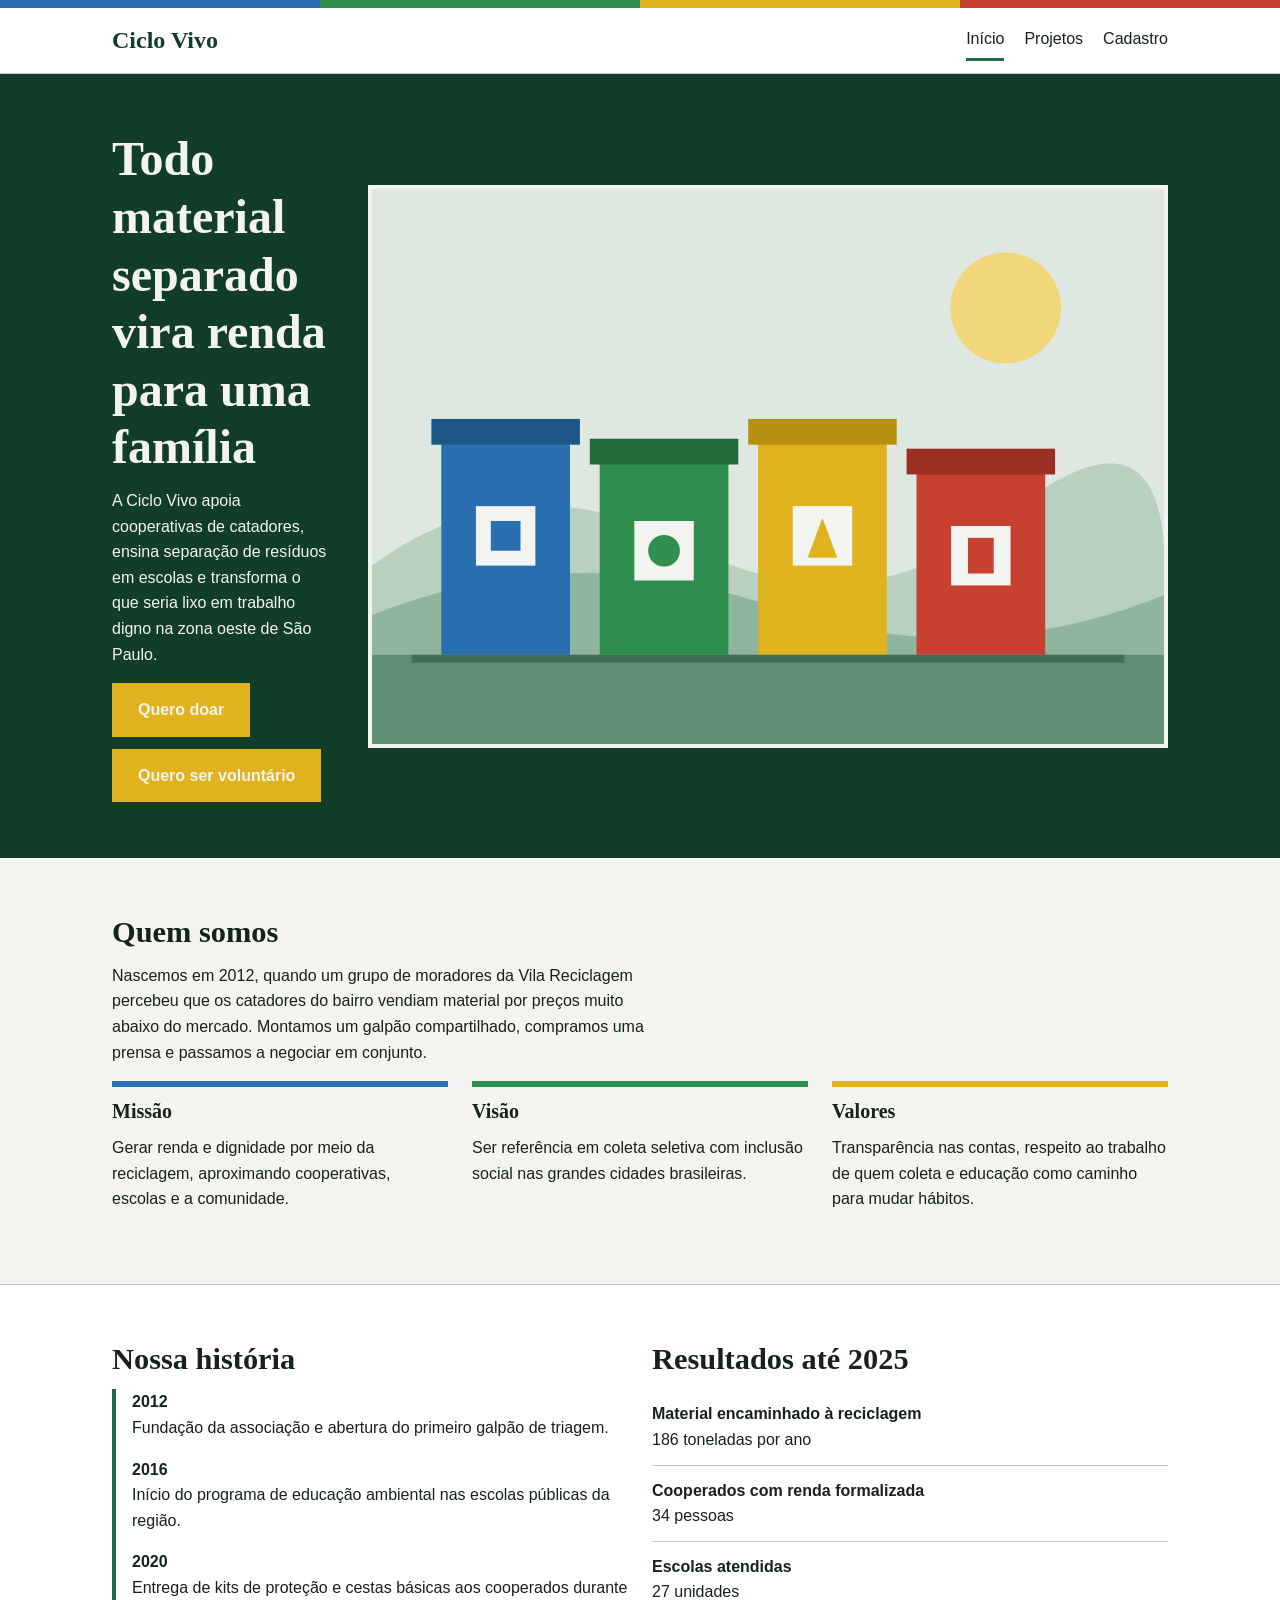
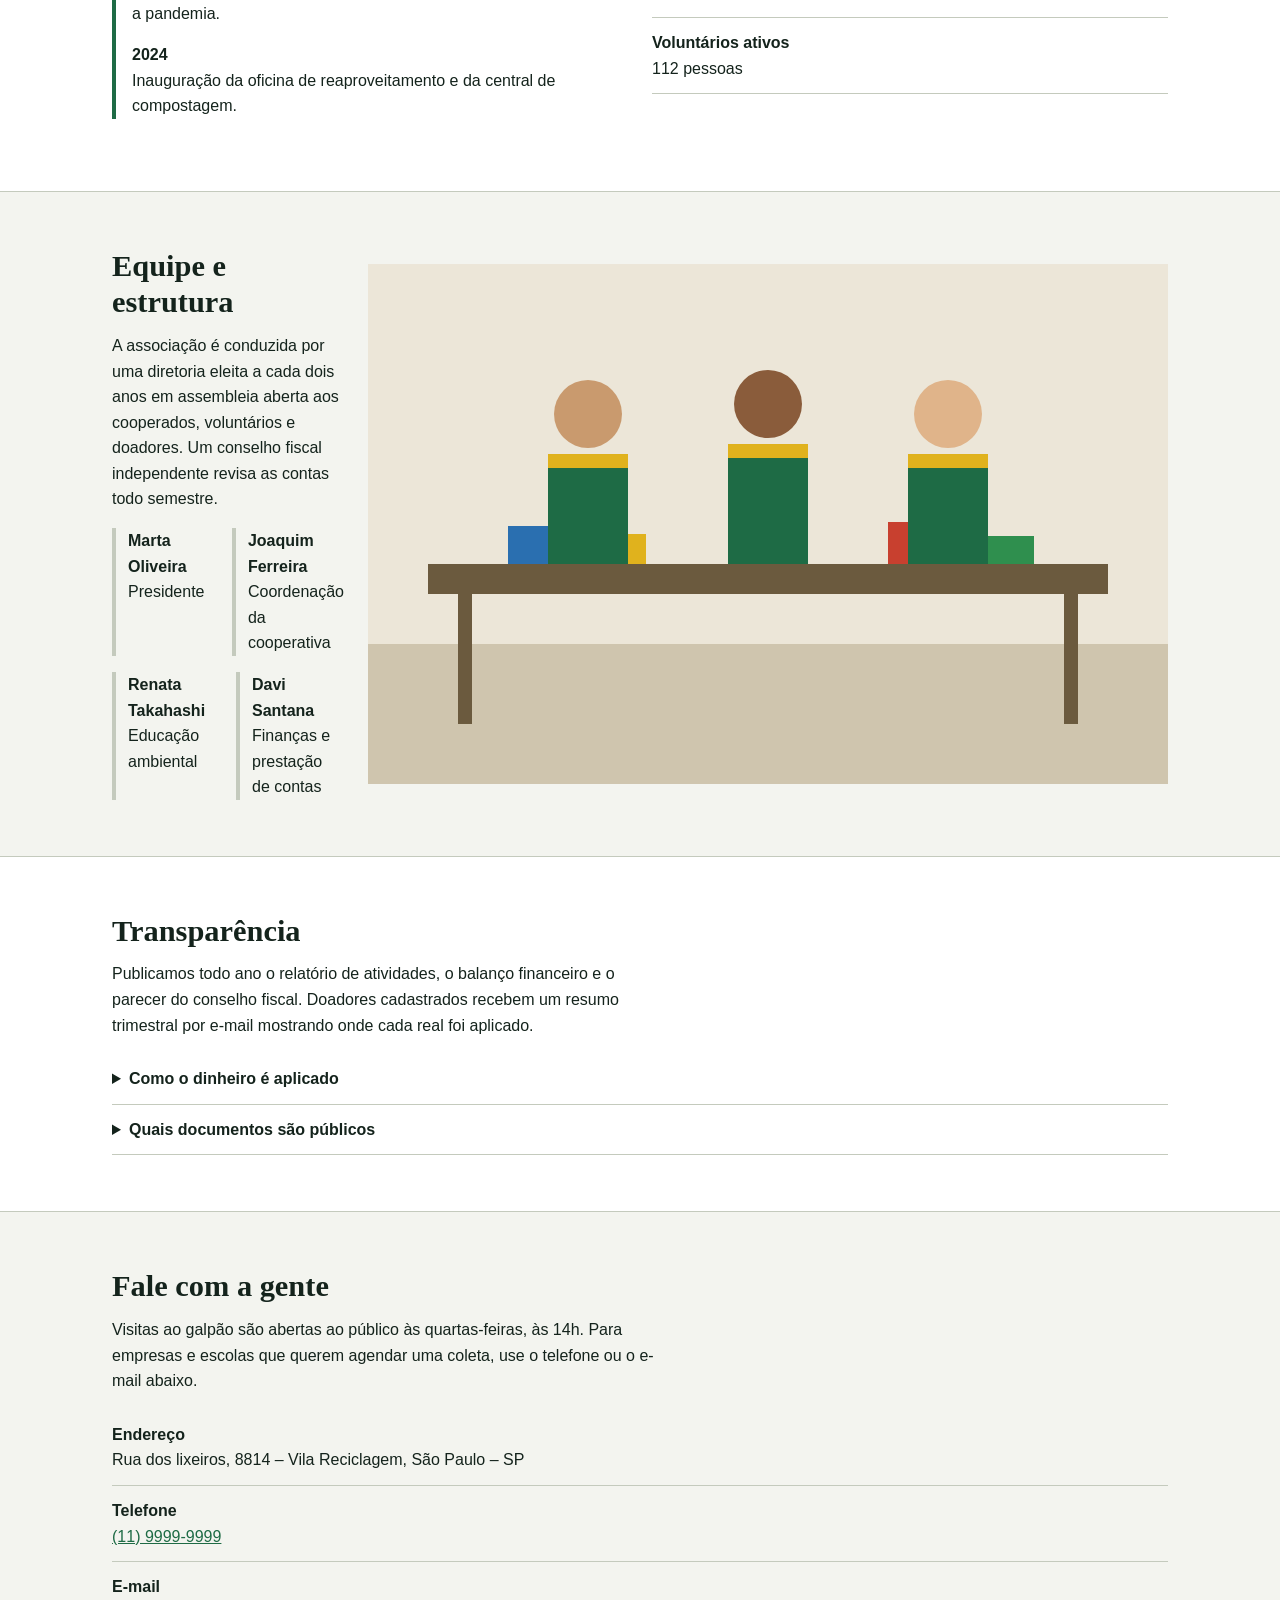
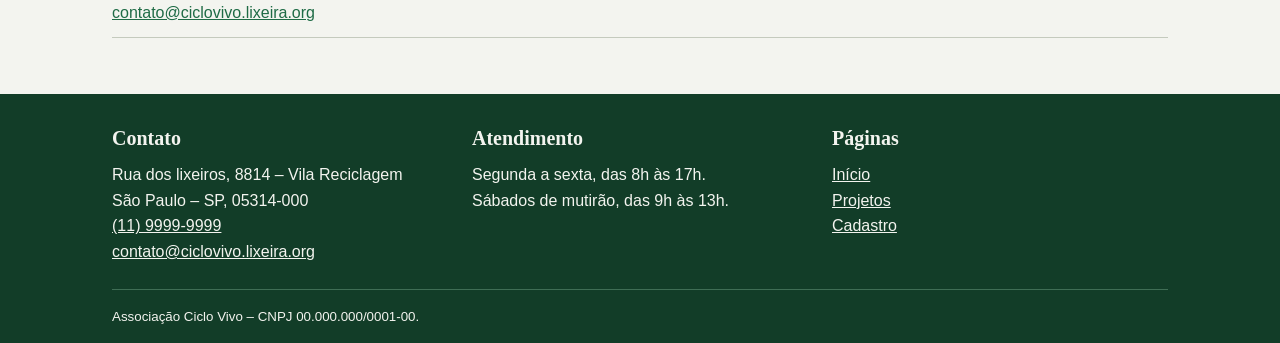
<file: index.html>
<!DOCTYPE html>
<html lang="pt-BR">
<head>
  <meta charset="utf-8">
  <meta name="viewport" content="width=device-width, initial-scale=1">
  <title>Ciclo Vivo – Reciclagem com inclusão social em São Paulo</title>
  <link rel="stylesheet" href="css/estilo.css">
</head>
<body>
  <a class="pular" href="#conteudo">Ir para o conteúdo</a>
  <div class="faixa" aria-hidden="true"><span class="c1"></span><span class="c2"></span><span class="c3"></span><span class="c4"></span></div>
  <header class="topo">
    <div class="contido">
      <a class="marca" href="index.html">Ciclo Vivo</a>
      <nav aria-label="Navegação principal">
        <ul class="menu">
          <li><a href="index.html" aria-current="page">Início</a></li>
          <li><a href="projetos.html">Projetos</a></li>
          <li><a href="cadastro.html">Cadastro</a></li>
        </ul>
      </nav>
    </div>
  </header>
  <main id="conteudo">
    <section class="abertura" aria-labelledby="titulo-principal">
      <div class="contido">
        <div>
          <h1 id="titulo-principal">Todo material separado vira renda para uma família</h1>
          <p>A Ciclo Vivo apoia cooperativas de catadores, ensina separação de resíduos em escolas e transforma o que seria lixo em trabalho digno na zona oeste de São Paulo.</p>
          <div class="acoes">
            <a class="botao" href="projetos.html#como-doar">Quero doar</a>
            <a class="botao" href="cadastro.html">Quero ser voluntário</a>
          </div>
        </div>
        <img src="img/hero-coleta.svg" width="800" height="560" alt="Quatro lixeiras de coleta seletiva nas cores azul, verde, amarela e vermelha">
      </div>
    </section>

    <section class="secao" aria-labelledby="titulo-sobre">
      <div class="contido">
        <h2 id="titulo-sobre">Quem somos</h2>
        <p>Nascemos em 2012, quando um grupo de moradores da Vila Reciclagem percebeu que os catadores do bairro vendiam material por preços muito abaixo do mercado. Montamos um galpão compartilhado, compramos uma prensa e passamos a negociar em conjunto.</p>
        <div class="colunas">
          <article class="pilar azul">
            <h3>Missão</h3>
            <p>Gerar renda e dignidade por meio da reciclagem, aproximando cooperativas, escolas e a comunidade.</p>
          </article>
          <article class="pilar vidro">
            <h3>Visão</h3>
            <p>Ser referência em coleta seletiva com inclusão social nas grandes cidades brasileiras.</p>
          </article>
          <article class="pilar metal">
            <h3>Valores</h3>
            <p>Transparência nas contas, respeito ao trabalho de quem coleta e educação como caminho para mudar hábitos.</p>
          </article>
        </div>
      </div>
    </section>

    <section class="secao secao-branca" aria-labelledby="titulo-historia">
      <div class="contido">
        <div class="colunas">
          <div>
            <h2 id="titulo-historia">Nossa história</h2>
            <ol class="linha-do-tempo">
              <li><strong>2012</strong>Fundação da associação e abertura do primeiro galpão de triagem.</li>
              <li><strong>2016</strong>Início do programa de educação ambiental nas escolas públicas da região.</li>
              <li><strong>2020</strong>Entrega de kits de proteção e cestas básicas aos cooperados durante a pandemia.</li>
              <li><strong>2024</strong>Inauguração da oficina de reaproveitamento e da central de compostagem.</li>
            </ol>
          </div>
          <div>
            <h2>Resultados até 2025</h2>
            <dl class="dados">
              <div><dt>Material encaminhado à reciclagem</dt><dd>186 toneladas por ano</dd></div>
              <div><dt>Cooperados com renda formalizada</dt><dd>34 pessoas</dd></div>
              <div><dt>Escolas atendidas</dt><dd>27 unidades</dd></div>
              <div><dt>Voluntários ativos</dt><dd>112 pessoas</dd></div>
            </dl>
          </div>
        </div>
      </div>
    </section>

    <section class="secao" aria-labelledby="titulo-equipe">
      <div class="contido">
        <div class="colunas">
          <div>
            <h2 id="titulo-equipe">Equipe e estrutura</h2>
            <p>A associação é conduzida por uma diretoria eleita a cada dois anos em assembleia aberta aos cooperados, voluntários e doadores. Um conselho fiscal independente revisa as contas todo semestre.</p>
            <ul class="equipe">
              <li><strong>Marta Oliveira</strong>Presidente</li>
              <li><strong>Joaquim Ferreira</strong>Coordenação da cooperativa</li>
              <li><strong>Renata Takahashi</strong>Educação ambiental</li>
              <li><strong>Davi Santana</strong>Finanças e prestação de contas</li>
            </ul>
          </div>
          <img src="img/equipe-triagem.svg" width="800" height="520" loading="lazy" alt="Três integrantes da equipe de colete verde separando materiais em uma mesa de triagem">
        </div>
      </div>
    </section>

    <section class="secao secao-branca" aria-labelledby="titulo-transparencia">
      <div class="contido">
        <h2 id="titulo-transparencia">Transparência</h2>
        <p>Publicamos todo ano o relatório de atividades, o balanço financeiro e o parecer do conselho fiscal. Doadores cadastrados recebem um resumo trimestral por e-mail mostrando onde cada real foi aplicado.</p>
        <details>
          <summary>Como o dinheiro é aplicado</summary>
          <p>Em 2025, 62% foi para a operação da cooperativa, 21% para educação ambiental, 11% para a oficina de reaproveitamento e 6% para custos administrativos.</p>
        </details>
        <details>
          <summary>Quais documentos são públicos</summary>
          <p>Estatuto, ata de eleição da diretoria, balanço anual, relatório de atividades e parecer do conselho fiscal. Para receber os arquivos, escreva para o e-mail de contato.</p>
        </details>
      </div>
    </section>

    <section class="secao" aria-labelledby="titulo-contato">
      <div class="contido">
        <h2 id="titulo-contato">Fale com a gente</h2>
        <p>Visitas ao galpão são abertas ao público às quartas-feiras, às 14h. Para empresas e escolas que querem agendar uma coleta, use o telefone ou o e-mail abaixo.</p>
        <dl class="dados">
          <div><dt>Endereço</dt><dd>Rua dos lixeiros, 8814 – Vila Reciclagem, São Paulo – SP</dd></div>
          <div><dt>Telefone</dt><dd><a href="tel:+551199999-9999">(11) 9999-9999</a></dd></div>
          <div><dt>E-mail</dt><dd><a href="mailto:contato@ciclovivo.example.org">contato@ciclovivo.lixeira.org</a></dd></div>
        </dl>
      </div>
    </section>
  </main>
  <footer class="rodape">
    <div class="contido">
      <div class="colunas">
        <section aria-labelledby="rod-contato">
          <h2 id="rod-contato">Contato</h2>
          <address>
            Rua dos lixeiros, 8814 – Vila Reciclagem<br>
            São Paulo – SP, 05314-000<br>
            <a href="tel:+551199999-9999">(11) 9999-9999</a><br>
            <a href="mailto:contato@ciclovivo.example.org">contato@ciclovivo.lixeira.org</a>
          </address>
        </section>
        <section aria-labelledby="rod-horario">
          <h2 id="rod-horario">Atendimento</h2>
          <p>Segunda a sexta, das 8h às 17h.<br>Sábados de mutirão, das 9h às 13h.</p>
        </section>
        <nav aria-label="Navegação do rodapé">
          <h2>Páginas</h2>
          <p><a href="index.html">Início</a><br><a href="projetos.html">Projetos</a><br><a href="cadastro.html">Cadastro</a></p>
        </nav>
      </div>
      <small>Associação Ciclo Vivo – CNPJ 00.000.000/0001-00.</small>
    </div>
  </footer>
</body>
</html>
</file>
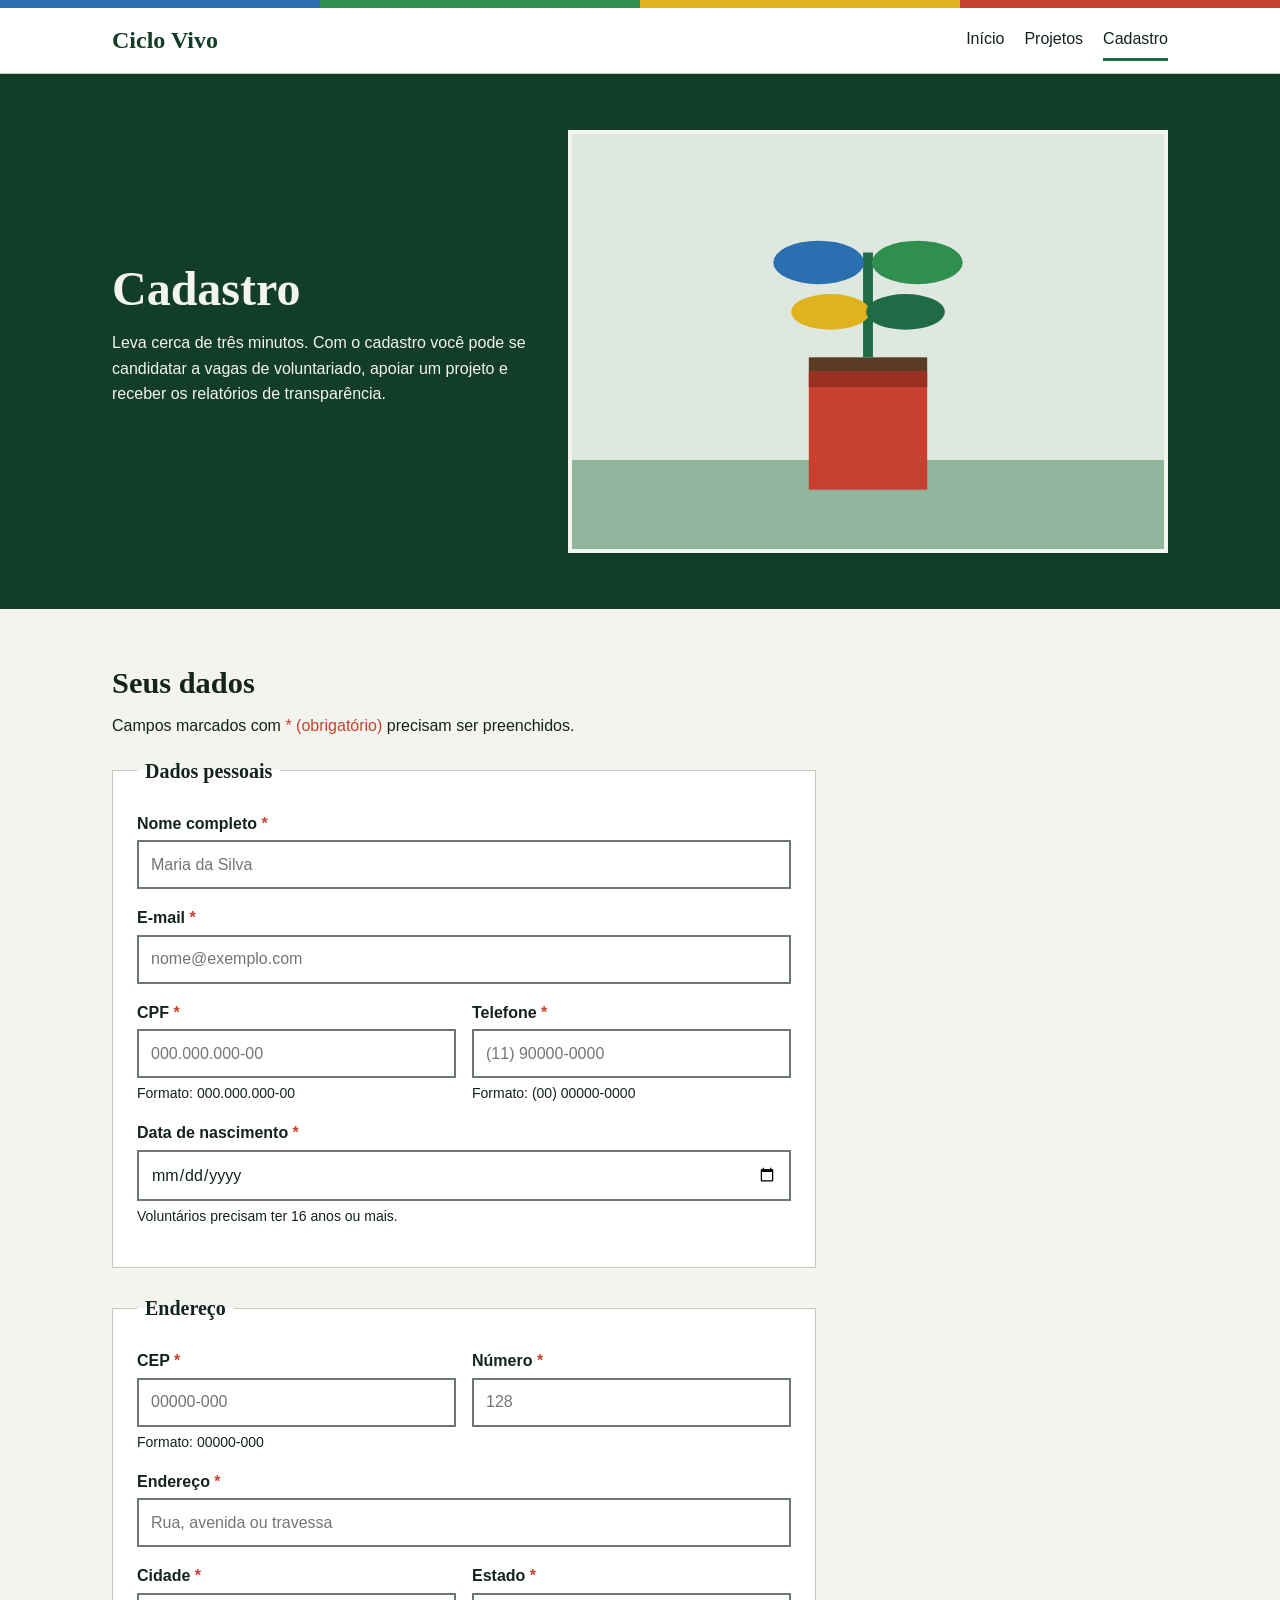
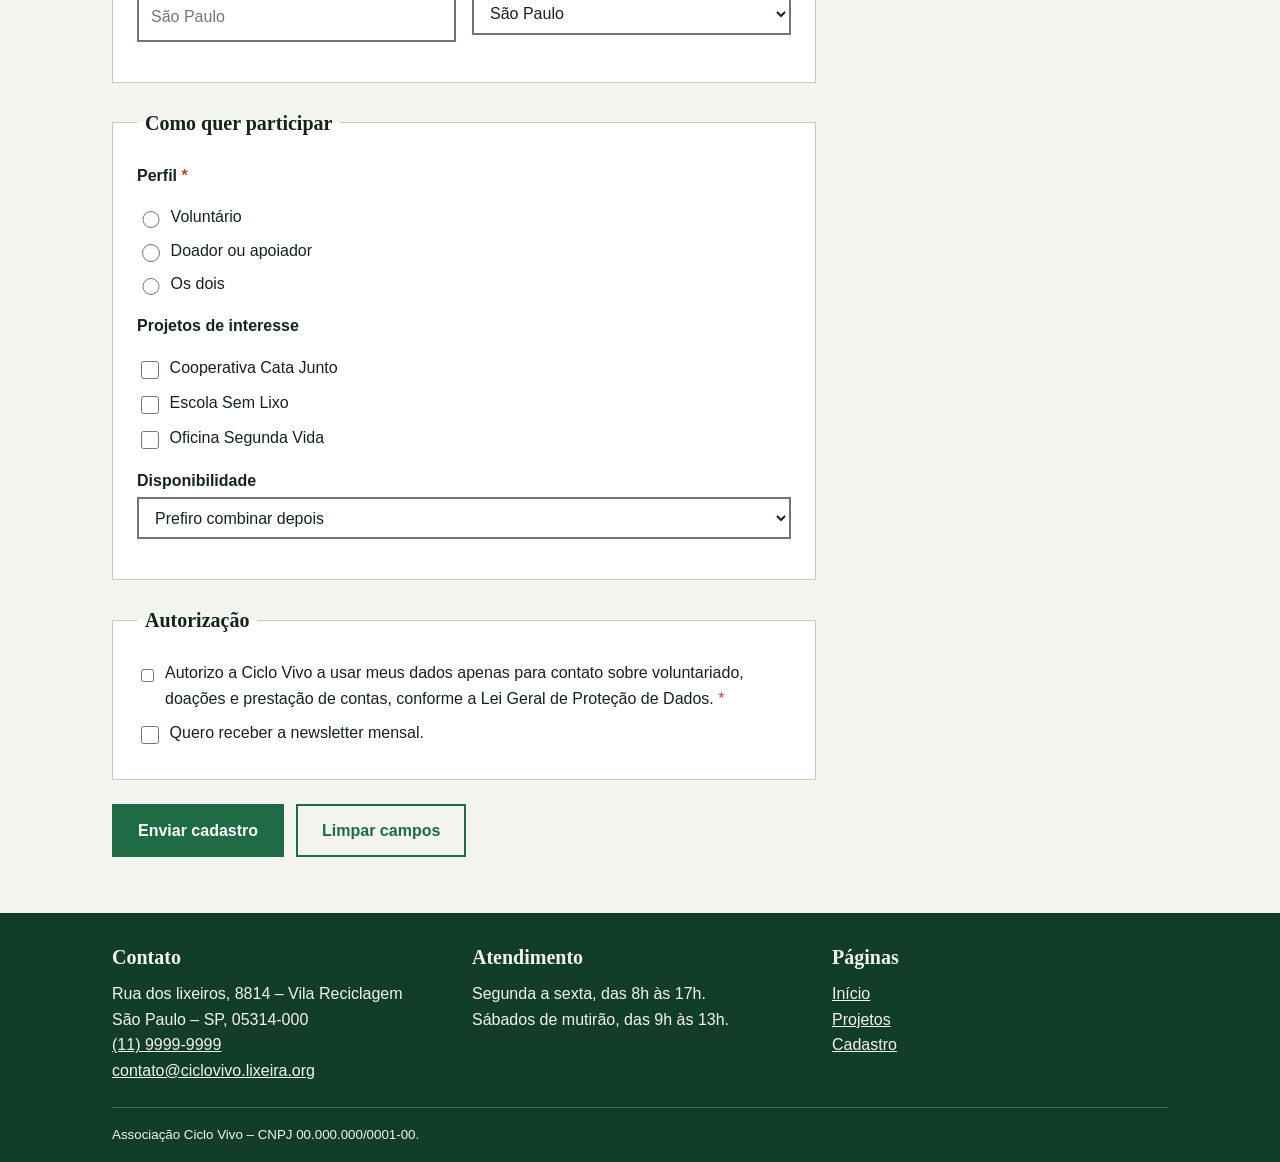
<file: cadastro.html>
<!DOCTYPE html>
<html lang="pt-BR">
<head>
  <meta charset="utf-8">
  <meta name="viewport" content="width=device-width, initial-scale=1">
  <title>Cadastro de voluntários e apoiadores – Ciclo Vivo</title>
  <link rel="stylesheet" href="css/estilo.css">
</head>
<body>
  <a class="pular" href="#conteudo">Ir para o conteúdo</a>
  <div class="faixa" aria-hidden="true"><span class="c1"></span><span class="c2"></span><span class="c3"></span><span class="c4"></span></div>
  <header class="topo">
    <div class="contido">
      <a class="marca" href="index.html">Ciclo Vivo</a>
      <nav aria-label="Navegação principal">
        <ul class="menu">
          <li><a href="index.html">Início</a></li>
          <li><a href="projetos.html">Projetos</a></li>
          <li><a href="cadastro.html" aria-current="page">Cadastro</a></li>
        </ul>
      </nav>
    </div>
  </header>
  <main id="conteudo">
    <section class="abertura" aria-labelledby="titulo-principal">
      <div class="contido">
        <div>
          <h1 id="titulo-principal">Cadastro</h1>
          <p>Leva cerca de três minutos. Com o cadastro você pode se candidatar a vagas de voluntariado, apoiar um projeto e receber os relatórios de transparência.</p>
        </div>
        <img src="img/cadastro-muda.svg" width="600" height="420" alt="Muda de planta com folhas coloridas crescendo dentro de uma lata reaproveitada">
      </div>
    </section>

    <section class="secao" aria-labelledby="titulo-form">
      <div class="contido">
        <h2 id="titulo-form">Seus dados</h2>
        <p>Campos marcados com <span class="obrigatorio" aria-hidden="true">*</span><span class="obrigatorio"> (obrigatório)</span> precisam ser preenchidos.</p>

        <form class="formulario" action="obrigado.html">

          <fieldset>
            <legend>Dados pessoais</legend>

            <div class="campo">
              <label for="nome">Nome completo <span class="obrigatorio">*</span></label>
              <input type="text" id="nome" name="nome" required minlength="5" maxlength="100" autocomplete="name" placeholder="Maria da Silva">
            </div>

            <div class="campo">
              <label for="email">E-mail <span class="obrigatorio">*</span></label>
              <input type="email" id="email" name="email" required maxlength="120" autocomplete="email" placeholder="nome@exemplo.com">
            </div>

            <div class="par">
              <div class="campo">
                <label for="cpf">CPF <span class="obrigatorio">*</span></label>
                <input type="text" id="cpf" name="cpf" required inputmode="numeric" maxlength="14" pattern="\d{3}\.\d{3}\.\d{3}-\d{2}" title="Use o formato 000.000.000-00" placeholder="000.000.000-00" aria-describedby="dica-cpf">
                <span class="dica" id="dica-cpf">Formato: 000.000.000-00</span>
              </div>
              <div class="campo">
                <label for="telefone">Telefone <span class="obrigatorio">*</span></label>
                <input type="tel" id="telefone" name="telefone" required inputmode="tel" maxlength="15" pattern="\(\d{2}\) \d{4,5}-\d{4}" title="Use o formato (00) 00000-0000" autocomplete="tel" placeholder="(11) 90000-0000" aria-describedby="dica-tel">
                <span class="dica" id="dica-tel">Formato: (00) 00000-0000</span>
              </div>
            </div>

            <div class="campo">
              <label for="nascimento">Data de nascimento <span class="obrigatorio">*</span></label>
              <input type="date" id="nascimento" name="nascimento" required min="1920-01-01" max="2010-10-09" autocomplete="bday" aria-describedby="dica-nasc">
              <span class="dica" id="dica-nasc">Voluntários precisam ter 16 anos ou mais.</span>
            </div>
          </fieldset>

          <fieldset>
            <legend>Endereço</legend>

            <div class="par">
              <div class="campo">
                <label for="cep">CEP <span class="obrigatorio">*</span></label>
                <input type="text" id="cep" name="cep" required inputmode="numeric" maxlength="9" pattern="\d{5}-\d{3}" title="Use o formato 00000-000" autocomplete="postal-code" placeholder="00000-000" aria-describedby="dica-cep">
                <span class="dica" id="dica-cep">Formato: 00000-000</span>
              </div>
              <div class="campo">
                <label for="numero">Número <span class="obrigatorio">*</span></label>
                <input type="text" id="numero" name="numero" required maxlength="10" placeholder="128">
              </div>
            </div>

            <div class="campo">
              <label for="endereco">Endereço <span class="obrigatorio">*</span></label>
              <input type="text" id="endereco" name="endereco" required maxlength="120" autocomplete="street-address" placeholder="Rua, avenida ou travessa">
            </div>

            <div class="par">
              <div class="campo">
                <label for="cidade">Cidade <span class="obrigatorio">*</span></label>
                <input type="text" id="cidade" name="cidade" required maxlength="80" autocomplete="address-level2" placeholder="São Paulo">
              </div>
              <div class="campo">
                <label for="estado">Estado <span class="obrigatorio">*</span></label>
                <select id="estado" name="estado" required autocomplete="address-level1">
                <option value="">Selecione</option>
                <option value="AC">Acre</option>
                <option value="AL">Alagoas</option>
                <option value="AP">Amapá</option>
                <option value="AM">Amazonas</option>
                <option value="BA">Bahia</option>
                <option value="CE">Ceará</option>
                <option value="DF">Distrito Federal</option>
                <option value="ES">Espírito Santo</option>
                <option value="GO">Goiás</option>
                <option value="MA">Maranhão</option>
                <option value="MT">Mato Grosso</option>
                <option value="MS">Mato Grosso do Sul</option>
                <option value="MG">Minas Gerais</option>
                <option value="PA">Pará</option>
                <option value="PB">Paraíba</option>
                <option value="PR">Paraná</option>
                <option value="PE">Pernambuco</option>
                <option value="PI">Piauí</option>
                <option value="RJ">Rio de Janeiro</option>
                <option value="RN">Rio Grande do Norte</option>
                <option value="RS">Rio Grande do Sul</option>
                <option value="RO">Rondônia</option>
                <option value="RR">Roraima</option>
                <option value="SC">Santa Catarina</option>
                <option value="SP" selected>São Paulo</option>
                <option value="SE">Sergipe</option>
                <option value="TO">Tocantins</option>
                </select>
              </div>
            </div>
          </fieldset>

          <fieldset>
            <legend>Como quer participar</legend>

            <div class="campo">
              <p id="perfil-rotulo"><strong>Perfil <span class="obrigatorio">*</span></strong></p>
              <div role="radiogroup" aria-labelledby="perfil-rotulo">
                <div class="opcao"><input type="radio" id="perfil-voluntario" name="perfil" value="voluntario" required><label for="perfil-voluntario">Voluntário</label></div>
                <div class="opcao"><input type="radio" id="perfil-doador" name="perfil" value="doador"><label for="perfil-doador">Doador ou apoiador</label></div>
                <div class="opcao"><input type="radio" id="perfil-ambos" name="perfil" value="ambos"><label for="perfil-ambos">Os dois</label></div>
              </div>
            </div>

            <div class="campo">
              <p id="interesse-rotulo"><strong>Projetos de interesse</strong></p>
              <div role="group" aria-labelledby="interesse-rotulo">
                <div class="opcao"><input type="checkbox" id="int-coop" name="interesse" value="cooperativa"><label for="int-coop">Cooperativa Cata Junto</label></div>
                <div class="opcao"><input type="checkbox" id="int-escola" name="interesse" value="escolas"><label for="int-escola">Escola Sem Lixo</label></div>
                <div class="opcao"><input type="checkbox" id="int-oficina" name="interesse" value="oficina"><label for="int-oficina">Oficina Segunda Vida</label></div>
              </div>
            </div>

            <div class="campo">
              <label for="disponibilidade">Disponibilidade</label>
              <select id="disponibilidade" name="disponibilidade">
                <option value="">Prefiro combinar depois</option>
                <option value="semana">Dias de semana</option>
                <option value="sabado">Sábados</option>
                <option value="flexivel">Horário flexível</option>
              </select>
            </div>
          </fieldset>

          <fieldset>
            <legend>Autorização</legend>
            <div class="opcao">
              <input type="checkbox" id="lgpd" name="lgpd" value="aceito" required>
              <label for="lgpd">Autorizo a Ciclo Vivo a usar meus dados apenas para contato sobre voluntariado, doações e prestação de contas, conforme a Lei Geral de Proteção de Dados. <span class="obrigatorio">*</span></label>
            </div>
            <div class="opcao">
              <input type="checkbox" id="newsletter" name="newsletter" value="sim">
              <label for="newsletter">Quero receber a newsletter mensal.</label>
            </div>
          </fieldset>

          <div class="acoes">
            <button class="botao botao-escuro" type="submit">Enviar cadastro</button>
            <button class="botao botao-claro" type="reset">Limpar campos</button>
          </div>
        </form>
      </div>
    </section>
  </main>
  <footer class="rodape">
    <div class="contido">
      <div class="colunas">
        <section aria-labelledby="rod-contato">
          <h2 id="rod-contato">Contato</h2>
          <address>
            Rua dos lixeiros, 8814 – Vila Reciclagem<br>
            São Paulo – SP, 05314-000<br>
            <a href="tel:+551199999-9999">(11) 9999-9999</a><br>
            <a href="mailto:contato@ciclovivo.example.org">contato@ciclovivo.lixeira.org</a>
          </address>
        </section>
        <section aria-labelledby="rod-horario">
          <h2 id="rod-horario">Atendimento</h2>
          <p>Segunda a sexta, das 8h às 17h.<br>Sábados de mutirão, das 9h às 13h.</p>
        </section>
        <nav aria-label="Navegação do rodapé">
          <h2>Páginas</h2>
          <p><a href="index.html">Início</a><br><a href="projetos.html">Projetos</a><br><a href="cadastro.html">Cadastro</a></p>
        </nav>
      </div>
      <small>Associação Ciclo Vivo – CNPJ 00.000.000/0001-00.</small>
    </div>
  </footer>
</body>
</html>
</file>
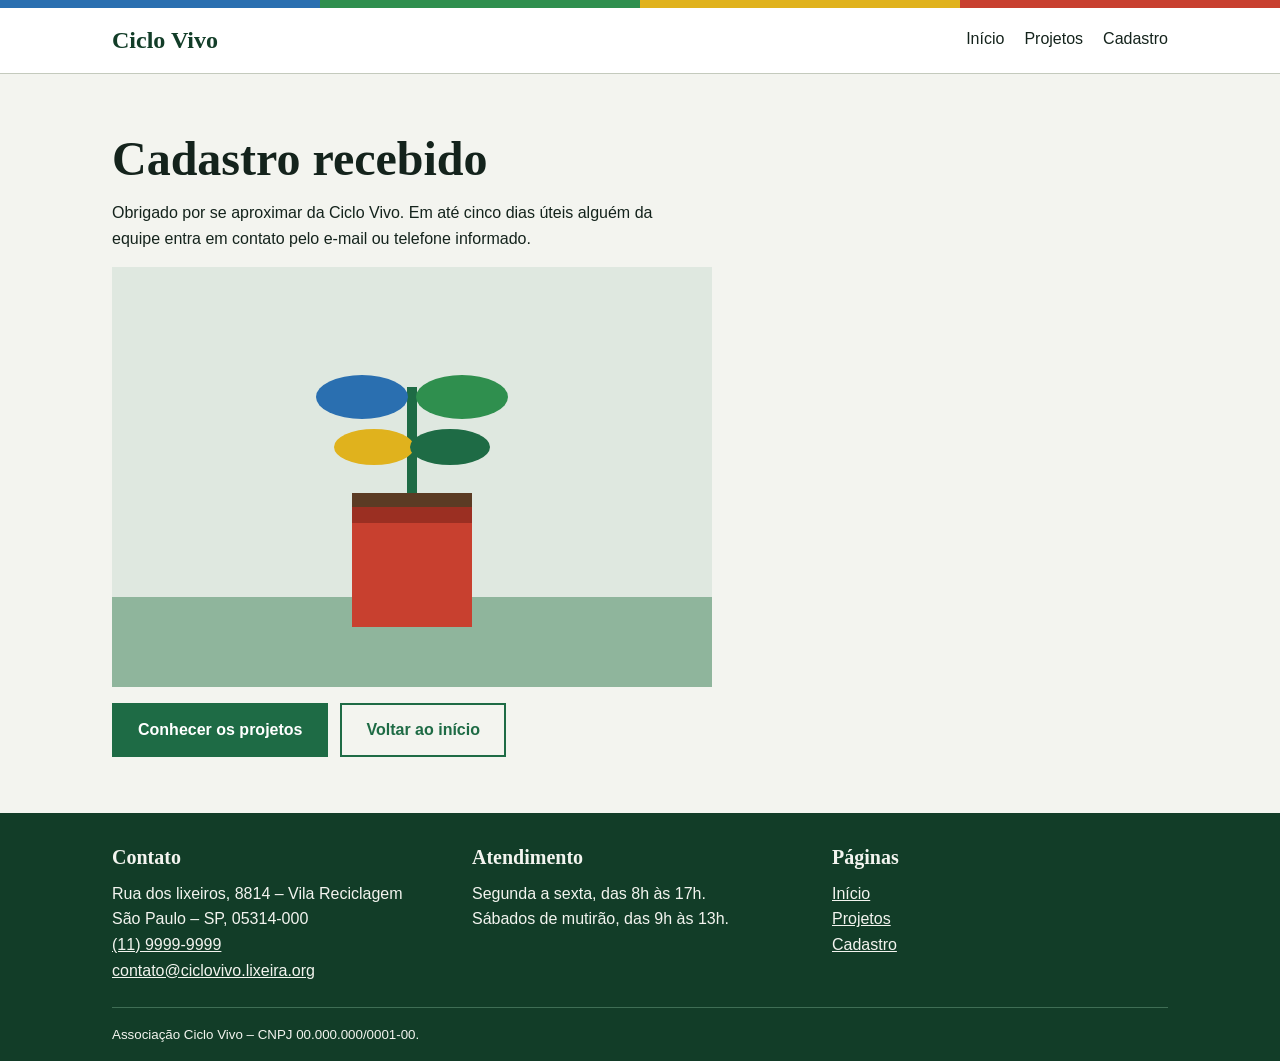
<file: obrigado.html>
<!DOCTYPE html>
<html lang="pt-BR">
<head>
  <meta charset="utf-8">
  <meta name="viewport" content="width=device-width, initial-scale=1">
  <title>Cadastro recebido – Ciclo Vivo</title>
  <link rel="stylesheet" href="css/estilo.css">
</head>
<body>
  <a class="pular" href="#conteudo">Ir para o conteúdo</a>
  <div class="faixa" aria-hidden="true"><span class="c1"></span><span class="c2"></span><span class="c3"></span><span class="c4"></span></div>
  <header class="topo">
    <div class="contido">
      <a class="marca" href="index.html">Ciclo Vivo</a>
      <nav aria-label="Navegação principal">
        <ul class="menu">
          <li><a href="index.html">Início</a></li>
          <li><a href="projetos.html">Projetos</a></li>
          <li><a href="cadastro.html">Cadastro</a></li>
        </ul>
      </nav>
    </div>
  </header>
  <main id="conteudo">
    <section class="secao" aria-labelledby="titulo-principal">
      <div class="contido">
        <h1 id="titulo-principal">Cadastro recebido</h1>
        <p>Obrigado por se aproximar da Ciclo Vivo. Em até cinco dias úteis alguém da equipe entra em contato pelo e-mail ou telefone informado.</p>
        <img src="img/cadastro-muda.svg" width="600" height="420" alt="Muda de planta com folhas coloridas crescendo dentro de uma lata reaproveitada">
        <div class="acoes">
          <a class="botao botao-escuro" href="projetos.html">Conhecer os projetos</a>
          <a class="botao botao-claro" href="index.html">Voltar ao início</a>
        </div>
      </div>
    </section>
  </main>
  <footer class="rodape">
    <div class="contido">
      <div class="colunas">
        <section aria-labelledby="rod-contato">
          <h2 id="rod-contato">Contato</h2>
          <address>
            Rua dos lixeiros, 8814 – Vila Reciclagem<br>
            São Paulo – SP, 05314-000<br>
            <a href="tel:+551199999-9999">(11) 9999-9999</a><br>
            <a href="mailto:contato@ciclovivo.example.org">contato@ciclovivo.lixeira.org</a>
          </address>
        </section>
        <section aria-labelledby="rod-horario">
          <h2 id="rod-horario">Atendimento</h2>
          <p>Segunda a sexta, das 8h às 17h.<br>Sábados de mutirão, das 9h às 13h.</p>
        </section>
        <nav aria-label="Navegação do rodapé">
          <h2>Páginas</h2>
          <p><a href="index.html">Início</a><br><a href="projetos.html">Projetos</a><br><a href="cadastro.html">Cadastro</a></p>
        </nav>
      </div>
      <small>Associação Ciclo Vivo – CNPJ 00.000.000/0001-00.</small>
    </div>
  </footer>
</body>
</html>
</file>
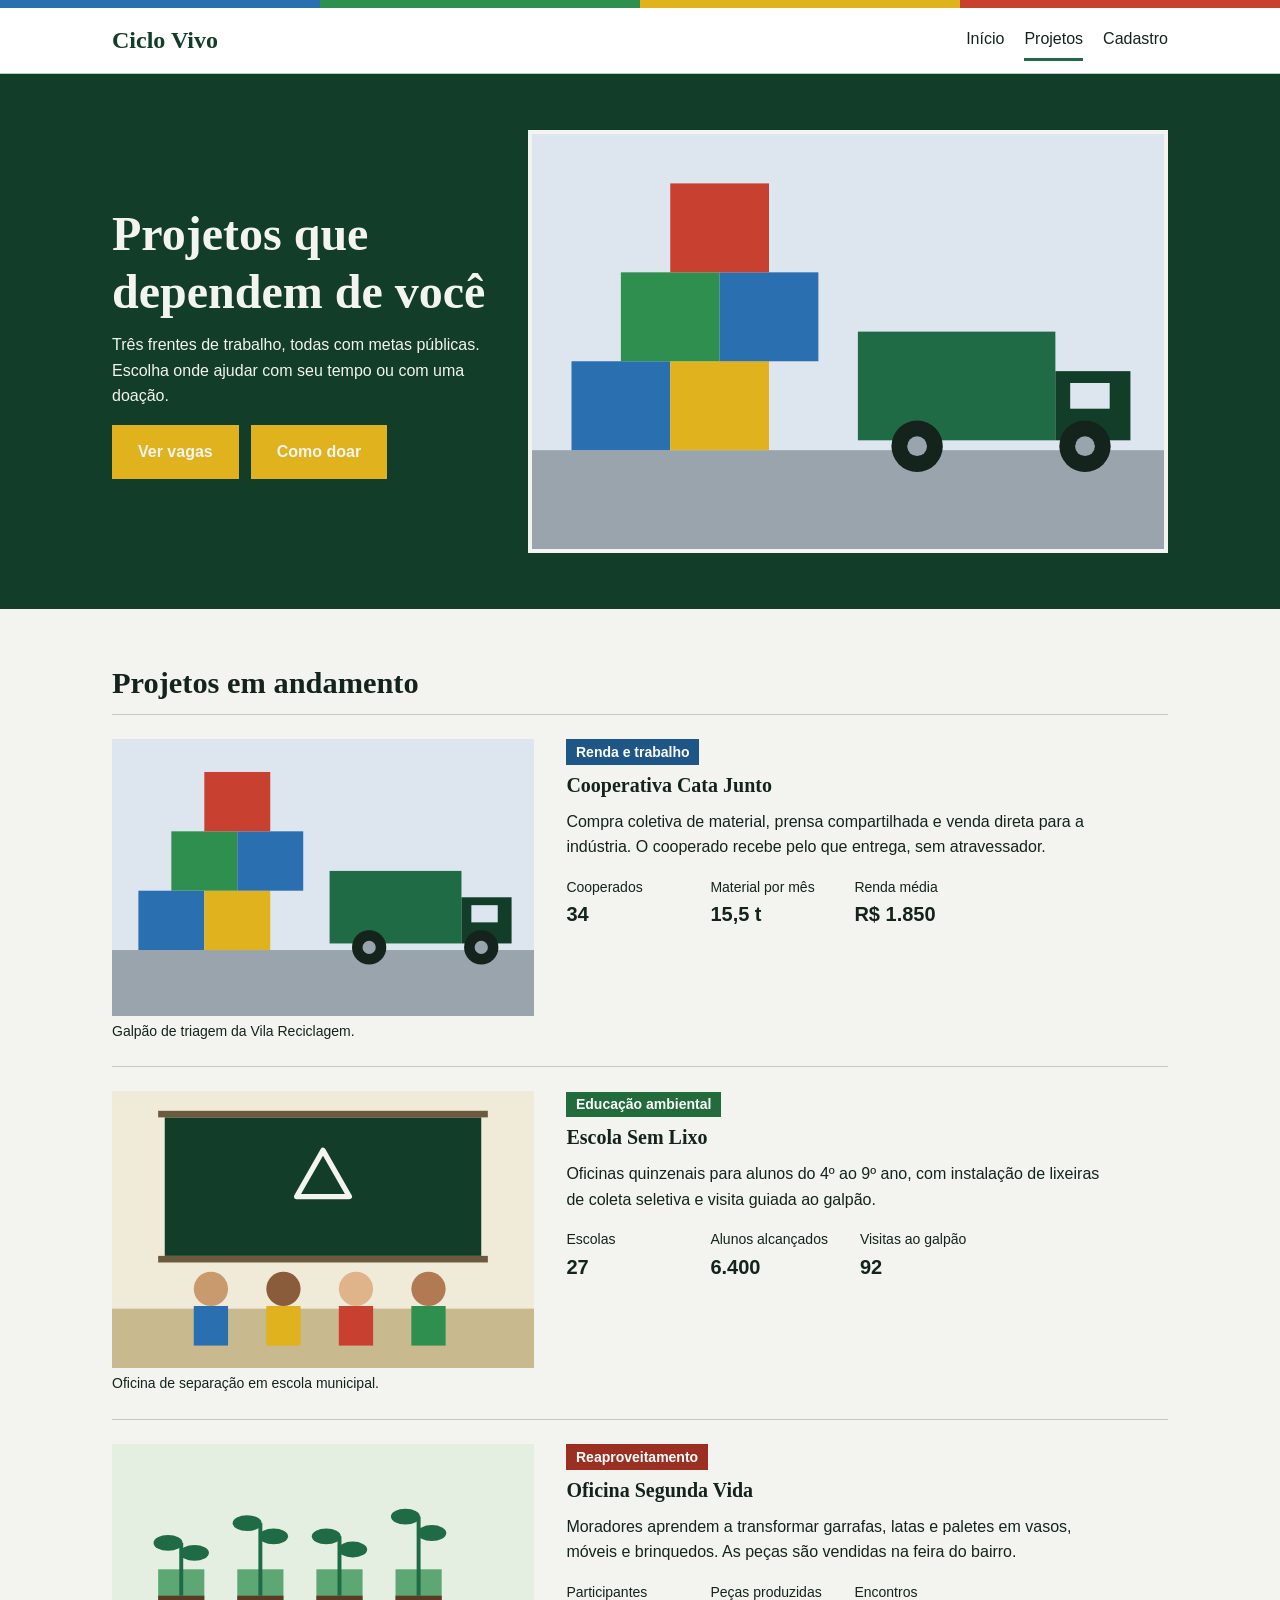
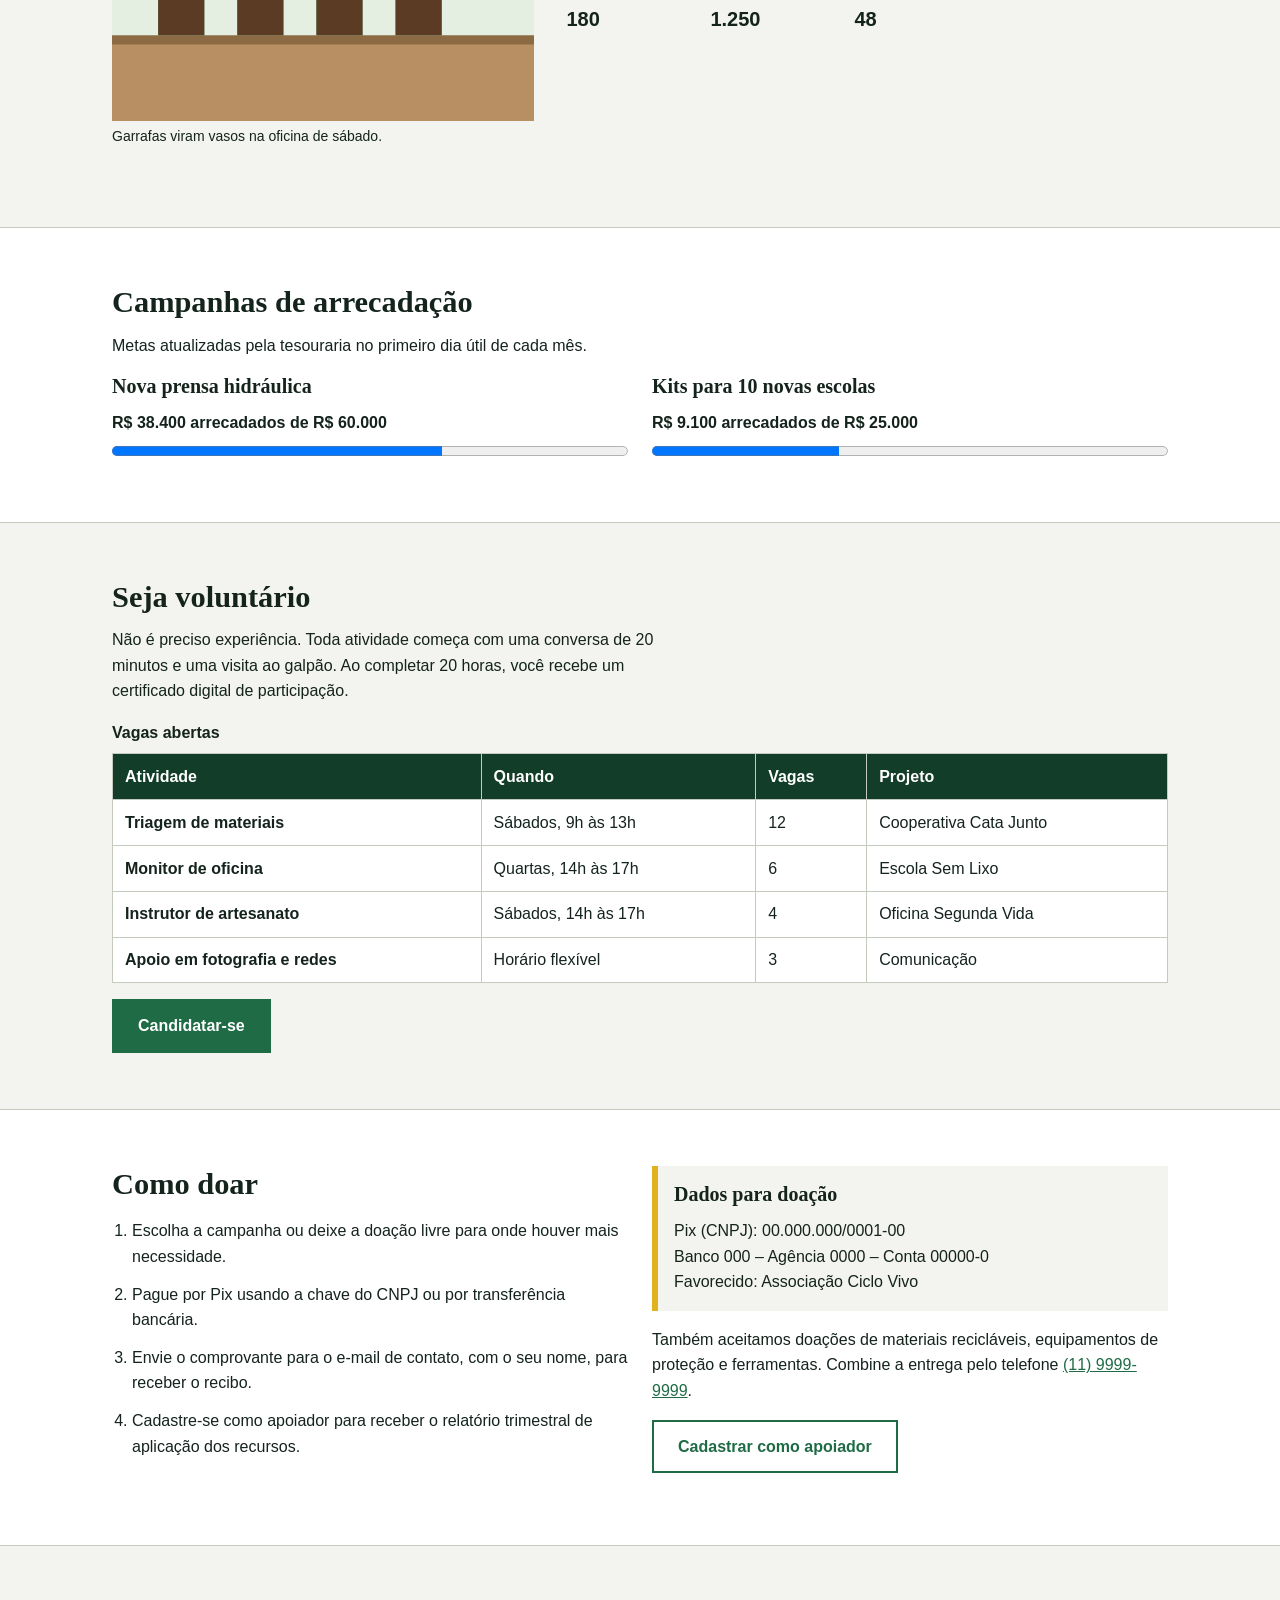
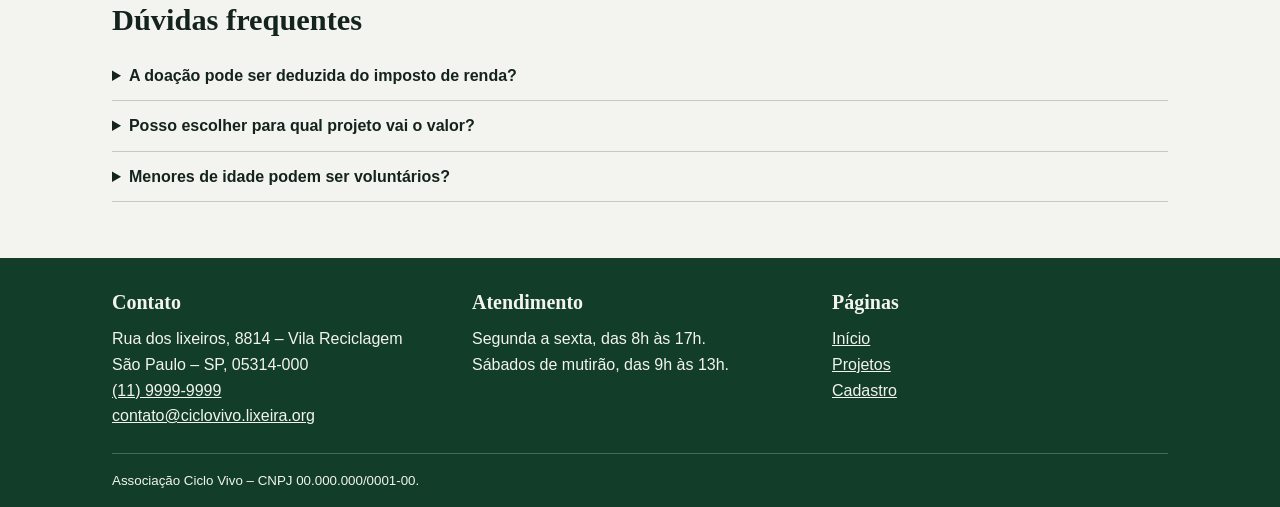
<file: projetos.html>
<!DOCTYPE html>
<html lang="pt-BR">
<head>
  <meta charset="utf-8">
  <meta name="viewport" content="width=device-width, initial-scale=1">
  <title>Projetos sociais, voluntariado e doações – Ciclo Vivo</title>
  <link rel="stylesheet" href="css/estilo.css">
</head>
<body>
  <a class="pular" href="#conteudo">Ir para o conteúdo</a>
  <div class="faixa" aria-hidden="true"><span class="c1"></span><span class="c2"></span><span class="c3"></span><span class="c4"></span></div>
  <header class="topo">
    <div class="contido">
      <a class="marca" href="index.html">Ciclo Vivo</a>
      <nav aria-label="Navegação principal">
        <ul class="menu">
          <li><a href="index.html">Início</a></li>
          <li><a href="projetos.html" aria-current="page">Projetos</a></li>
          <li><a href="cadastro.html">Cadastro</a></li>
        </ul>
      </nav>
    </div>
  </header>
  <main id="conteudo">
    <section class="abertura" aria-labelledby="titulo-principal">
      <div class="contido">
        <div>
          <h1 id="titulo-principal">Projetos que dependem de você</h1>
          <p>Três frentes de trabalho, todas com metas públicas. Escolha onde ajudar com seu tempo ou com uma doação.</p>
          <div class="acoes">
            <a class="botao" href="#voluntariado">Ver vagas</a>
            <a class="botao" href="#como-doar">Como doar</a>
          </div>
        </div>
        <img src="img/projeto-cooperativa.svg" width="640" height="420" alt="Fardos de material reciclável empilhados ao lado de um caminhão de coleta">
      </div>
    </section>

    <section class="secao" aria-labelledby="titulo-projetos">
      <div class="contido">
        <h2 id="titulo-projetos">Projetos em andamento</h2>

        <article class="projeto" aria-labelledby="proj-1">
          <figure>
            <img src="img/projeto-cooperativa.svg" width="640" height="420" loading="lazy" alt="Fardos prensados e caminhão de coleta">
            <figcaption>Galpão de triagem da Vila Reciclagem.</figcaption>
          </figure>
          <div class="texto">
            <span class="etiqueta azul">Renda e trabalho</span>
            <h3 id="proj-1">Cooperativa Cata Junto</h3>
            <p>Compra coletiva de material, prensa compartilhada e venda direta para a indústria. O cooperado recebe pelo que entrega, sem atravessador.</p>
            <dl class="indicadores">
              <div><dt>Cooperados</dt><dd>34</dd></div>
              <div><dt>Material por mês</dt><dd>15,5 t</dd></div>
              <div><dt>Renda média</dt><dd>R$ 1.850</dd></div>
            </dl>
          </div>
        </article>

        <article class="projeto" aria-labelledby="proj-2">
          <figure>
            <img src="img/projeto-escolas.svg" width="640" height="420" loading="lazy" alt="Quadro com símbolo de reciclagem e alunos sentados à frente">
            <figcaption>Oficina de separação em escola municipal.</figcaption>
          </figure>
          <div class="texto">
            <span class="etiqueta vidro">Educação ambiental</span>
            <h3 id="proj-2">Escola Sem Lixo</h3>
            <p>Oficinas quinzenais para alunos do 4º ao 9º ano, com instalação de lixeiras de coleta seletiva e visita guiada ao galpão.</p>
            <dl class="indicadores">
              <div><dt>Escolas</dt><dd>27</dd></div>
              <div><dt>Alunos alcançados</dt><dd>6.400</dd></div>
              <div><dt>Visitas ao galpão</dt><dd>92</dd></div>
            </dl>
          </div>
        </article>

        <article class="projeto" aria-labelledby="proj-3">
          <figure>
            <img src="img/projeto-oficina.svg" width="640" height="420" loading="lazy" alt="Garrafas cortadas usadas como vasos com mudas de plantas">
            <figcaption>Garrafas viram vasos na oficina de sábado.</figcaption>
          </figure>
          <div class="texto">
            <span class="etiqueta plastico">Reaproveitamento</span>
            <h3 id="proj-3">Oficina Segunda Vida</h3>
            <p>Moradores aprendem a transformar garrafas, latas e paletes em vasos, móveis e brinquedos. As peças são vendidas na feira do bairro.</p>
            <dl class="indicadores">
              <div><dt>Participantes</dt><dd>180</dd></div>
              <div><dt>Peças produzidas</dt><dd>1.250</dd></div>
              <div><dt>Encontros</dt><dd>48</dd></div>
            </dl>
          </div>
        </article>
      </div>
    </section>

    <section class="secao secao-branca" aria-labelledby="titulo-campanhas">
      <div class="contido">
        <h2 id="titulo-campanhas">Campanhas de arrecadação</h2>
        <p>Metas atualizadas pela tesouraria no primeiro dia útil de cada mês.</p>
        <div class="colunas">
          <div class="meta">
            <h3>Nova prensa hidráulica</h3>
            <label for="meta-prensa">R$ 38.400 arrecadados de R$ 60.000</label>
            <progress id="meta-prensa" value="38400" max="60000">64%</progress>
          </div>
          <div class="meta">
            <h3>Kits para 10 novas escolas</h3>
            <label for="meta-kits">R$ 9.100 arrecadados de R$ 25.000</label>
            <progress id="meta-kits" value="9100" max="25000">36%</progress>
          </div>
        </div>
      </div>
    </section>

    <section class="secao" id="voluntariado" aria-labelledby="titulo-voluntariado">
      <div class="contido">
        <h2 id="titulo-voluntariado">Seja voluntário</h2>
        <p>Não é preciso experiência. Toda atividade começa com uma conversa de 20 minutos e uma visita ao galpão. Ao completar 20 horas, você recebe um certificado digital de participação.</p>
        <div class="tabela-rolagem" role="region" aria-labelledby="legenda-vagas" tabindex="0">
          <table>
            <caption id="legenda-vagas">Vagas abertas</caption>
            <thead>
              <tr><th scope="col">Atividade</th><th scope="col">Quando</th><th scope="col">Vagas</th><th scope="col">Projeto</th></tr>
            </thead>
            <tbody>
              <tr><th scope="row">Triagem de materiais</th><td>Sábados, 9h às 13h</td><td>12</td><td>Cooperativa Cata Junto</td></tr>
              <tr><th scope="row">Monitor de oficina</th><td>Quartas, 14h às 17h</td><td>6</td><td>Escola Sem Lixo</td></tr>
              <tr><th scope="row">Instrutor de artesanato</th><td>Sábados, 14h às 17h</td><td>4</td><td>Oficina Segunda Vida</td></tr>
              <tr><th scope="row">Apoio em fotografia e redes</th><td>Horário flexível</td><td>3</td><td>Comunicação</td></tr>
            </tbody>
          </table>
        </div>
        <div class="acoes">
          <a class="botao botao-escuro" href="cadastro.html">Candidatar-se</a>
        </div>
      </div>
    </section>

    <section class="secao secao-branca" id="como-doar" aria-labelledby="titulo-doar">
      <div class="contido">
        <div class="colunas">
          <div>
            <h2 id="titulo-doar">Como doar</h2>
            <ol class="passos">
              <li>Escolha a campanha ou deixe a doação livre para onde houver mais necessidade.</li>
              <li>Pague por Pix usando a chave do CNPJ ou por transferência bancária.</li>
              <li>Envie o comprovante para o e-mail de contato, com o seu nome, para receber o recibo.</li>
              <li>Cadastre-se como apoiador para receber o relatório trimestral de aplicação dos recursos.</li>
            </ol>
          </div>
          <div>
            <div class="caixa">
              <h3>Dados para doação</h3>
              <p>Pix (CNPJ): 00.000.000/0001-00<br>Banco 000 – Agência 0000 – Conta 00000-0<br>Favorecido: Associação Ciclo Vivo</p>
            </div>
            <p>Também aceitamos doações de materiais recicláveis, equipamentos de proteção e ferramentas. Combine a entrega pelo telefone <a href="tel:+551199999-9999">(11) 9999-9999</a>.</p>
            <p><a class="botao botao-claro" href="cadastro.html">Cadastrar como apoiador</a></p>
          </div>
        </div>
      </div>
    </section>

    <section class="secao" aria-labelledby="titulo-duvidas">
      <div class="contido">
        <h2 id="titulo-duvidas">Dúvidas frequentes</h2>
        <details>
          <summary>A doação pode ser deduzida do imposto de renda?</summary>
          <p>Doações de pessoa física a associações sem o título de utilidade pública federal não geram dedução. Consulte seu contador antes de contar com esse benefício.</p>
        </details>
        <details>
          <summary>Posso escolher para qual projeto vai o valor?</summary>
          <p>Sim. Informe o projeto no comprovante. Sem indicação, a diretoria direciona o recurso para a campanha com menor percentual atingido.</p>
        </details>
        <details>
          <summary>Menores de idade podem ser voluntários?</summary>
          <p>A partir de 16 anos, com autorização assinada por um responsável legal.</p>
        </details>
      </div>
    </section>
  </main>
  <footer class="rodape">
    <div class="contido">
      <div class="colunas">
        <section aria-labelledby="rod-contato">
          <h2 id="rod-contato">Contato</h2>
          <address>
            Rua dos lixeiros, 8814 – Vila Reciclagem<br>
            São Paulo – SP, 05314-000<br>
            <a href="tel:+551199999-9999">(11) 9999-9999</a><br>
            <a href="mailto:contato@ciclovivo.example.org">contato@ciclovivo.lixeira.org</a>
          </address>
        </section>
        <section aria-labelledby="rod-horario">
          <h2 id="rod-horario">Atendimento</h2>
          <p>Segunda a sexta, das 8h às 17h.<br>Sábados de mutirão, das 9h às 13h.</p>
        </section>
        <nav aria-label="Navegação do rodapé">
          <h2>Páginas</h2>
          <p><a href="index.html">Início</a><br><a href="projetos.html">Projetos</a><br><a href="cadastro.html">Cadastro</a></p>
        </nav>
      </div>
      <small>Associação Ciclo Vivo – CNPJ 00.000.000/0001-00.</small>
    </div>
  </footer>
</body>
</html>
</file>
<file: css/estilo.css>
* {
  box-sizing: border-box;
}

body {
  margin: 0;
  background: #f3f4ef;
  color: #14231c;
  font-family: "Segoe UI", Tahoma, Verdana, sans-serif;
  line-height: 1.6;
}

img {
  display: block;
  max-width: 100%;
  height: auto;
}

h1, h2, h3 {
  font-family: Georgia, "Times New Roman", serif;
  line-height: 1.2;
  margin: 0 0 0.75rem;
}

h1 {
  font-size: 2rem;
}

h2 {
  font-size: 1.6rem;
}

h3 {
  font-size: 1.25rem;
}

p {
  margin: 0 0 1rem;
  max-width: 62ch;
}

a {
  color: #1e6b45;
}

a:hover {
  color: #123d28;
}

a:focus,
button:focus,
input:focus,
select:focus,
summary:focus {
  outline: 3px solid #2a6fb0;
  outline-offset: 2px;
}

.pular {
  position: absolute;
  left: 0.5rem;
  top: -4rem;
  background: #14231c;
  color: #ffffff;
  padding: 0.5rem 1rem;
}

.pular:focus {
  top: 0.5rem;
}

.contido {
  width: 100%;
  max-width: 68rem;
  margin: 0 auto;
  padding: 0 1rem;
}

.faixa {
  display: flex;
  height: 0.5rem;
}

.faixa span {
  flex: 1;
}

.faixa .c1 { background: #2a6fb0; }
.faixa .c2 { background: #2f8f4e; }
.faixa .c3 { background: #e0b21d; }
.faixa .c4 { background: #c8402f; }

.topo {
  background: #ffffff;
  border-bottom: 1px solid #c4cabd;
}

.topo .contido {
  padding-top: 0.75rem;
  padding-bottom: 0.75rem;
}

.marca {
  display: inline-block;
  font-family: Georgia, "Times New Roman", serif;
  font-size: 1.5rem;
  font-weight: bold;
  color: #123d28;
  text-decoration: none;
}

.menu {
  list-style: none;
  margin: 0.5rem 0 0;
  padding: 0;
  display: flex;
  flex-wrap: wrap;
  gap: 0.25rem 1.25rem;
}

.menu a {
  display: inline-block;
  padding: 0.4rem 0;
  color: #14231c;
  text-decoration: none;
  border-bottom: 3px solid transparent;
}

.menu a:hover,
.menu a[aria-current="page"] {
  border-bottom-color: #1e6b45;
}

.abertura {
  background: #123d28;
  color: #f3f4ef;
  padding: 2rem 0;
}

.abertura .contido {
  display: flex;
  flex-direction: column;
  gap: 1.5rem;
}

.abertura a {
  color: #f3f4ef;
}

.abertura img {
  border: 4px solid #f3f4ef;
}

.botao {
  display: inline-block;
  padding: 0.75rem 1.5rem;
  background: #e0b21d;
  color: #14231c;
  font: inherit;
  font-weight: bold;
  text-decoration: none;
  border: 2px solid #e0b21d;
  cursor: pointer;
}

.botao:hover {
  background: #f3f4ef;
  border-color: #f3f4ef;
  color: #14231c;
}

.botao-escuro {
  background: #1e6b45;
  border-color: #1e6b45;
  color: #ffffff;
}

.botao-escuro:hover {
  background: #123d28;
  border-color: #123d28;
  color: #ffffff;
}

.botao-claro {
  background: transparent;
  border-color: #1e6b45;
  color: #1e6b45;
}

.botao-claro:hover {
  background: #1e6b45;
  border-color: #1e6b45;
  color: #ffffff;
}

.acoes {
  display: flex;
  flex-wrap: wrap;
  gap: 0.75rem;
  margin-top: 1rem;
}

.secao {
  padding: 2.5rem 0;
}

.secao-branca {
  background: #ffffff;
  border-top: 1px solid #c4cabd;
  border-bottom: 1px solid #c4cabd;
}

.colunas {
  display: flex;
  flex-direction: column;
  gap: 1.5rem;
}

.pilar {
  border-top: 6px solid #1e6b45;
  padding-top: 0.75rem;
}

.pilar.azul { border-top-color: #2a6fb0; }
.pilar.vidro { border-top-color: #2f8f4e; }
.pilar.metal { border-top-color: #e0b21d; }
.pilar.plastico { border-top-color: #c8402f; }

.dados {
  margin: 0;
}

.dados div {
  padding: 0.75rem 0;
  border-bottom: 1px solid #c4cabd;
}

.dados dt {
  font-weight: bold;
}

.dados dd {
  margin: 0;
}

.linha-do-tempo {
  list-style: none;
  margin: 0;
  padding: 0 0 0 1rem;
  border-left: 4px solid #1e6b45;
}

.linha-do-tempo li {
  margin-bottom: 1rem;
}

.linha-do-tempo strong {
  display: block;
}

.equipe {
  list-style: none;
  margin: 0;
  padding: 0;
  display: flex;
  flex-direction: column;
  gap: 1rem;
}

.equipe li {
  padding-left: 0.75rem;
  border-left: 4px solid #c4cabd;
}

.equipe strong {
  display: block;
}

.projeto {
  display: flex;
  flex-direction: column;
  gap: 1rem;
  padding: 1.5rem 0;
  border-top: 1px solid #c4cabd;
}

.projeto figure {
  margin: 0;
}

.projeto figcaption {
  font-size: 0.875rem;
  padding-top: 0.25rem;
}

.etiqueta {
  display: inline-block;
  padding: 0.1rem 0.6rem;
  margin-bottom: 0.5rem;
  font-size: 0.875rem;
  font-weight: bold;
  color: #ffffff;
}

.etiqueta.azul { background: #1f5688; }
.etiqueta.vidro { background: #226b3a; }
.etiqueta.plastico { background: #9b2f22; }

.indicadores {
  display: flex;
  flex-wrap: wrap;
  gap: 0.5rem 2rem;
  margin: 1rem 0 0;
}

.indicadores dt {
  font-size: 0.875rem;
}

.indicadores dd {
  margin: 0;
  font-weight: bold;
  font-size: 1.25rem;
}

.indicadores div {
  min-width: 7rem;
}

.meta label {
  display: block;
  font-weight: bold;
  margin-bottom: 0.25rem;
}

progress {
  width: 100%;
  height: 1.25rem;
}

.tabela-rolagem {
  overflow-x: auto;
}

table {
  width: 100%;
  min-width: 36rem;
  border-collapse: collapse;
  background: #ffffff;
}

caption {
  text-align: left;
  font-weight: bold;
  padding-bottom: 0.5rem;
}

th, td {
  text-align: left;
  padding: 0.6rem 0.75rem;
  border: 1px solid #c4cabd;
}

thead th {
  background: #123d28;
  color: #ffffff;
}

.passos {
  padding-left: 1.25rem;
}

.passos li {
  margin-bottom: 0.75rem;
}

.caixa {
  background: #f3f4ef;
  border-left: 6px solid #e0b21d;
  padding: 1rem;
  margin-bottom: 1rem;
}

.caixa p:last-child {
  margin-bottom: 0;
}

details {
  border-bottom: 1px solid #c4cabd;
  padding: 0.75rem 0;
}

summary {
  cursor: pointer;
  font-weight: bold;
}

details p {
  margin: 0.5rem 0 0;
}

.formulario {
  max-width: 44rem;
}

fieldset {
  border: 1px solid #c4cabd;
  background: #ffffff;
  margin: 0 0 1.5rem;
  padding: 1rem;
}

legend {
  font-family: Georgia, "Times New Roman", serif;
  font-size: 1.25rem;
  font-weight: bold;
  padding: 0 0.5rem;
}

.campo {
  margin-bottom: 1rem;
}

.campo label {
  display: block;
  font-weight: bold;
  margin-bottom: 0.25rem;
}

.dica {
  display: block;
  font-size: 0.875rem;
  margin-top: 0.25rem;
}

.obrigatorio {
  color: #c8402f;
}

input[type="text"],
input[type="email"],
input[type="tel"],
input[type="date"],
select {
  display: block;
  width: 100%;
  padding: 0.6rem 0.75rem;
  font: inherit;
  color: #14231c;
  background: #ffffff;
  border: 2px solid #6d776f;
}

.opcao {
  display: flex;
  align-items: flex-start;
  gap: 0.5rem;
  margin-bottom: 0.5rem;
}

.opcao input {
  margin-top: 0.4rem;
  width: 1.1rem;
  height: 1.1rem;
}

.opcao label {
  font-weight: normal;
  margin: 0;
}

.rodape {
  background: #123d28;
  color: #f3f4ef;
  padding: 2rem 0 1rem;
}

.rodape a {
  color: #f3f4ef;
}

.rodape h2 {
  font-size: 1.25rem;
}

.rodape address {
  font-style: normal;
}

.rodape .colunas {
  margin-bottom: 1.5rem;
}

.rodape small {
  display: block;
  border-top: 1px solid #3f6e55;
  padding-top: 1rem;
}

@media (min-width: 48em) {
  h1 {
    font-size: 2.6rem;
  }

  h2 {
    font-size: 1.9rem;
  }

  .topo .contido {
    display: flex;
    justify-content: space-between;
    align-items: center;
  }

  .menu {
    margin: 0;
  }

  .abertura {
    padding: 3.5rem 0;
  }

  .abertura .contido {
    flex-direction: row;
    align-items: center;
    gap: 2.5rem;
  }

  .abertura .contido > * {
    flex: 1;
  }

  .colunas {
    flex-direction: row;
  }

  .colunas > * {
    flex: 1;
  }

  .equipe {
    flex-direction: row;
    flex-wrap: wrap;
  }

  .equipe li {
    flex: 1 1 45%;
  }

  .projeto {
    flex-direction: row;
    gap: 2rem;
  }

  .projeto figure {
    flex: 0 0 40%;
  }

  .projeto .texto {
    flex: 1;
  }

  fieldset {
    padding: 1.5rem;
  }

  .par {
    display: flex;
    gap: 1rem;
  }

  .par .campo {
    flex: 1;
  }
}

@media (min-width: 64em) {
  h1 {
    font-size: 3rem;
  }

  .secao {
    padding: 3.5rem 0;
  }

  .equipe li {
    flex: 1 1 22%;
  }
}
</file>
